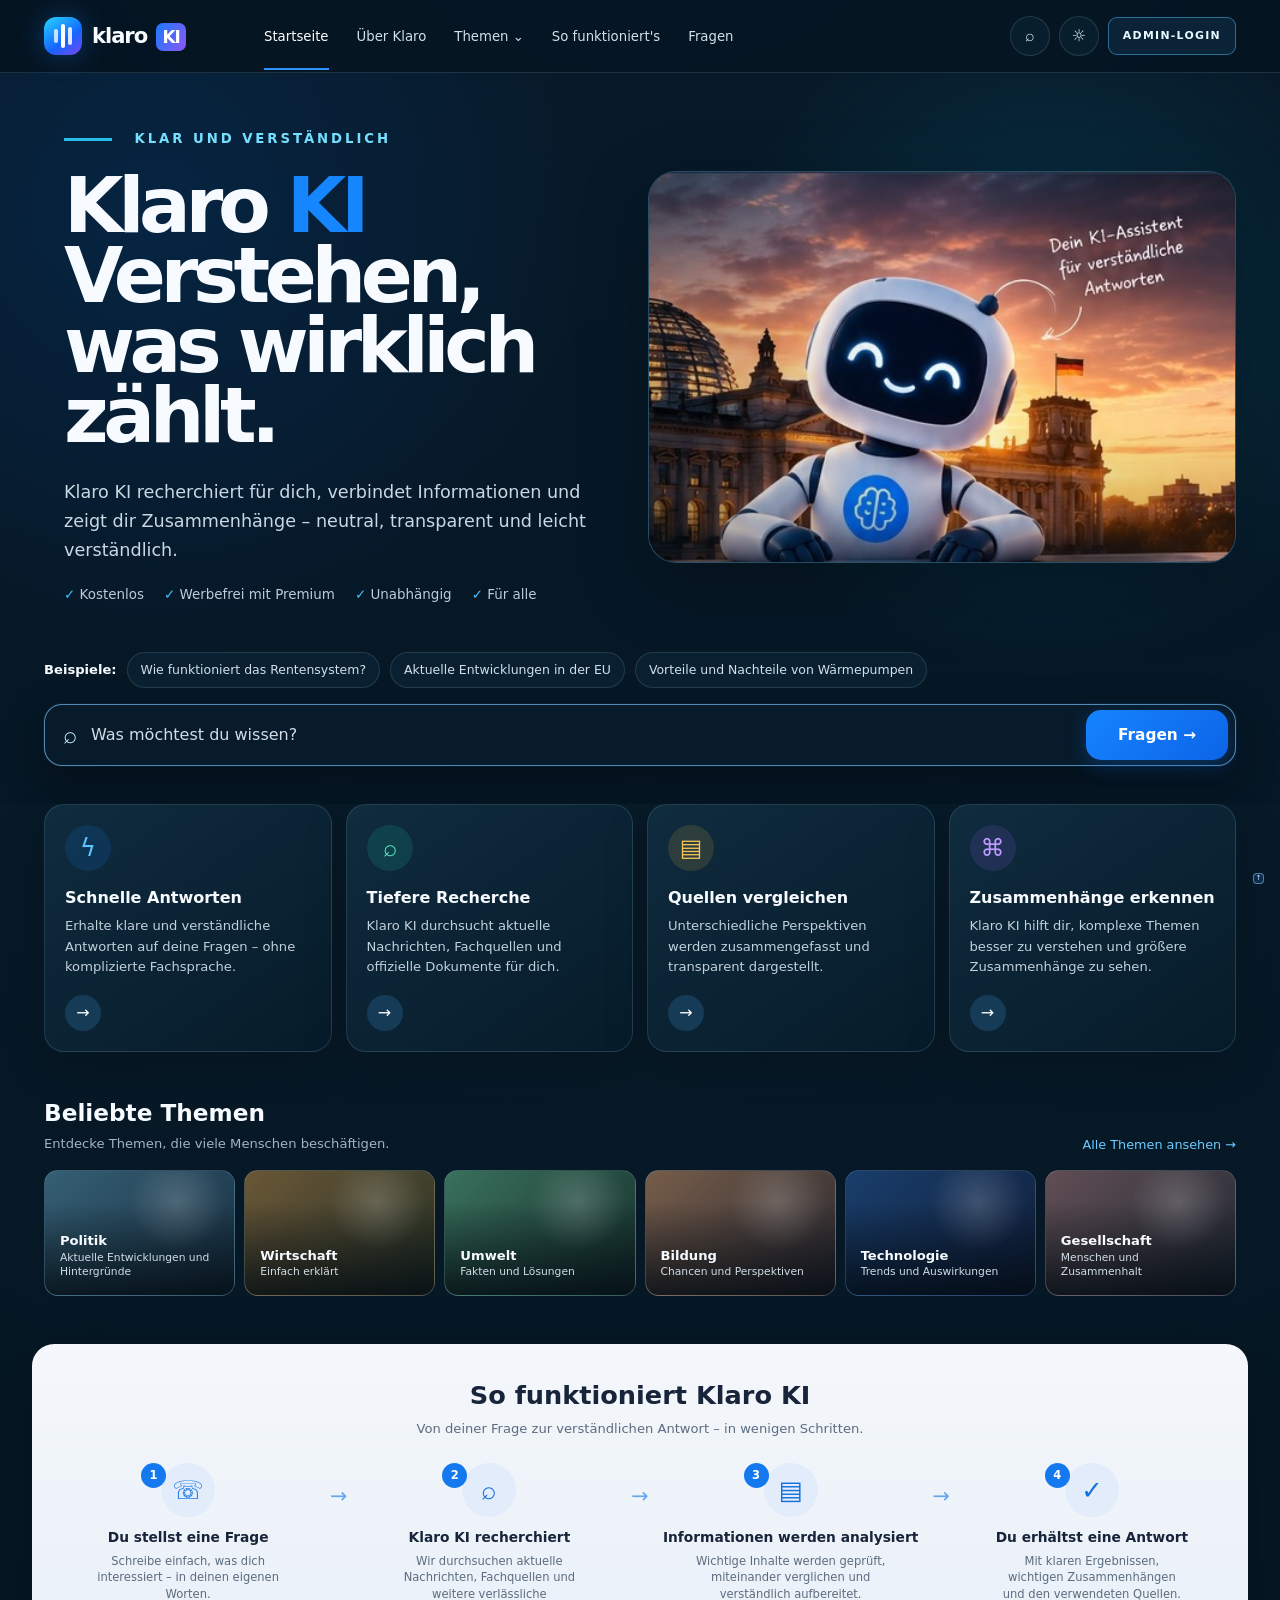
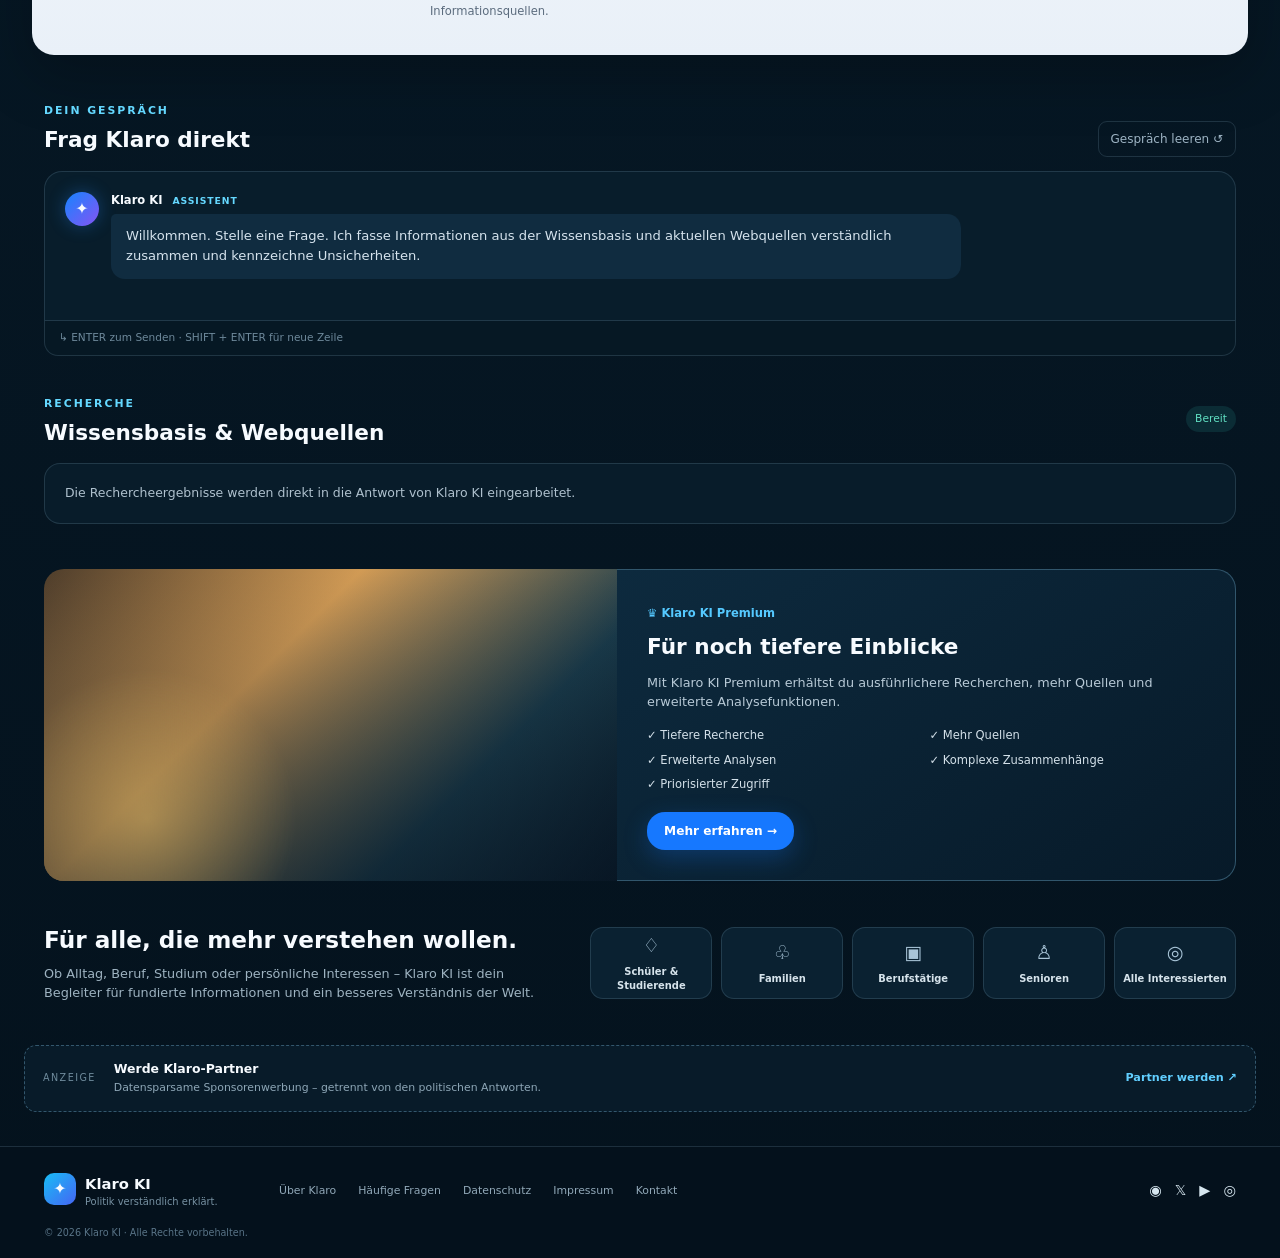
<file: index.html>
<!doctype html>
<html lang="de">
<head>
<meta name="description" content="Klaro KI ist eine deutschsprachige KI-Plattform für verständliche Antworten, Recherche, Quellenvergleich und politische Einordnung.">
<meta name="twitter:card" content="summary_large_image">
<meta name="twitter:title" content="Klaro KI – Antworten, die Zusammenhänge verstehen">
<meta name="twitter:description" content="Klaro KI hilft dir, Informationen zu recherchieren, Quellen zu vergleichen und komplexe Themen verständlich zu erklären.">
<meta name="twitter:image" content="https://klaroki3.vercel.app/meta/klaro-ki-x-card.png">
<meta charset="utf-8">
<meta name="viewport" content="width=device-width, initial-scale=1">
<meta name="theme-color" content="#071827">
<title>Klaro KI – Antworten, die Zusammenhänge verstehen</title>
<link rel="stylesheet" href="style.css">
<!-- InMobi Choice. Consent Manager Tag v3.0 (for TCF 2.3) -->
<script type="text/javascript" async=true>
(function() {
  var host = "www.themoneytizer.de";
  var element = document.createElement('script');
  var firstScript = document.getElementsByTagName('script')[0];
  var url = 'https://cmp.inmobi.com'
    .concat('/choice/', '6Fv0cGNfc_bw8', '/', host, '/choice.js?tag_version=V3');
  var reg = /^(https?:)?\/\/[a-zA-Z0-9.-]+(\/.*)?$/;
  if (!reg.test(url)) throw new Error('Invalid URL');
  element.async = true;
  element.type = 'text/javascript';
  element.src = url;
  firstScript.parentNode.insertBefore(element, firstScript);

  function stub() {
    var TCF_LOCATOR_NAME = '__tcfapiLocator';
    var queue = [];
    function addFrame() {
      var doc = window.document;
      var iframe = doc.createElement('iframe');
      iframe.style.cssText = 'display:none';
      iframe.name = TCF_LOCATOR_NAME;
      doc.body.appendChild(iframe);
    }
    function tcfAPIHandler() {
      var args = arguments;
      if (!args.length) return queue;
      if (args[0] === 'setGdprApplies') {
        queue.push(args);
      } else if (args[0] === 'ping') {
        var retr = { gdprApplies: window.__tcfapi.gdprApplies, cmpLoaded: false, cmpStatus: 'stub', apiVersion: '2.2', tcfPolicyVersion: 4 };
        if (typeof args[2] === 'function') args[2](retr, true);
      } else queue.push(args);
    }
    function postMessageEventHandler(event) {
      var json = typeof event.data === 'string' ? JSON.parse(event.data) : event.data;
      if (json && json.__tcfapiCall) {
        window.__tcfapi(json.__tcfapiCall.command, json.__tcfapiCall.version, function(retValue, success) {
          var returnMsg = { __tcfapiReturn: { returnValue: retValue, success: success, callId: json.__tcfapiCall.callId } };
          event.source.postMessage(typeof event.data === 'string' ? JSON.stringify(returnMsg) : returnMsg, '*');
        }, json.__tcfapiCall.parameter);
      }
    }
    window.__tcfapi = tcfAPIHandler;
    window.__tcfapi.gdprApplies = null;
    if (!window.frames[TCF_LOCATOR_NAME]) addFrame();
    window.addEventListener('message', postMessageEventHandler, false);
  }
  stub();

  function uspStubFunction() {
    var arg = arguments;
    if (typeof window.__uspapi === 'function') window.__uspapi.apply(window, arg);
    else window.__uspapi = function() { (window.__uspapi.a = window.__uspapi.a || []).push(arguments); };
  }
  uspStubFunction();
  var __tcfapi = window.__tcfapi;
  window.__tcfapi('init', 2, function() {}, { tag_version: 'V3' });
})();
</script>
<!-- End InMobi Choice. Consent Manager Tag v3.0 (for TCF 2.3) -->

<style></style>

<style id="klaro-page-entrance">
#klaroPageContent {
  animation: klaroPageEntrance 900ms cubic-bezier(.16, 1, .3, 1) both;
  transform-origin: 50% 50%;
  will-change: transform, filter;
}
@keyframes klaroPageEntrance {
  0% {
    opacity: .86;
    filter: blur(12px);
    transform: scale(1.075);
  }
  55% {
    opacity: 1;
    filter: blur(3px);
    transform: scale(1.025);
  }
  100% {
    opacity: 1;
    filter: blur(0);
    transform: scale(1);
  }
}
@media (prefers-reduced-motion: reduce) {
  #klaroPageContent {
    animation: none;
    filter: none;
    transform: none;
  }
}
</style>

</head>
<body>
  <div id="klaroPageContent">
  <header class="site-header">
    <div class="header-inner">
      <a class="brand" href="index.html" aria-label="Klaro KI – Startseite">
        <span class="brand-mark" aria-hidden="true"><span></span><span></span><span></span></span>
        <span class="brand-name">klaro <b>KI</b></span>
      </a>
      <nav class="main-nav" aria-label="Hauptnavigation">
        <a class="active" href="#start">Startseite</a>
        <a href="#ueber-klaro">Über Klaro</a>
        <a href="#themen">Themen <span aria-hidden="true">⌄</span></a>
        <a href="#so-funktionierts">So funktioniert's</a>
        <a href="#fragen">Fragen</a>
      </nav>
      <div class="header-actions">
        <button class="icon-button" type="button" aria-label="Suche" title="Suche">⌕</button>
        <button class="icon-button" type="button" aria-label="Darstellung wechseln" title="Darstellung">☼</button>
        <a class="admin-login-button" href="admin.html" aria-label="Admin-Bereich öffnen">ADMIN-LOGIN</a>
      </div>
    </div>
  </header>

  <main id="start">
    <section class="hero">
      <div class="hero-inner">
        <div class="hero-copy">
          <p class="hero-kicker"><span></span> KLAR UND VERSTÄNDLICH</p>
          <h1>Klaro <em>KI</em><br><strong>Verstehen,<br>was wirklich zählt.</strong></h1>
          <p class="hero-lead">Klaro KI recherchiert für dich, verbindet Informationen und zeigt dir Zusammenhänge – neutral, transparent und leicht verständlich.</p>
          <div class="hero-points" aria-label="Vorteile">
            <span>✓ Kostenlos</span><span>✓ Werbefrei mit Premium</span><span>✓ Unabhängig</span><span>✓ Für alle</span>
          </div>
        </div>
        <div class="hero-visual" aria-label="Klaro KI Assistent">
          <img src="media/hero-klaro-berlin-abend.jpg" alt="Klaro KI Assistent vor einer Abendkulisse in Berlin">
        </div>
      </div>

      <div class="question-wrap" id="fragen">
        <div class="examples">
          <strong>Beispiele:</strong>
          <button type="button" data-prompt="Wie funktioniert das Rentensystem?">Wie funktioniert das Rentensystem?</button>
          <button type="button" data-prompt="Welche aktuellen Entwicklungen gibt es in der EU?">Aktuelle Entwicklungen in der EU</button>
          <button type="button" data-prompt="Welche Vorteile und Nachteile haben Wärmepumpen?">Vorteile und Nachteile von Wärmepumpen</button>
        </div>
        <form id="chatForm" class="question-box">
          <span class="question-icon" aria-hidden="true">⌕</span>
          <textarea id="chatInput" rows="1" placeholder="Was möchtest du wissen?" aria-label="Frage an Klaro KI" required></textarea>
          <button type="submit">Fragen <span aria-hidden="true">→</span></button>
        </form>
      </div>
    </section>

    <section class="feature-section" id="ueber-klaro" aria-label="Klaro KI Funktionen">
      <article class="feature-card feature-blue"><div class="feature-icon">ϟ</div><h2>Schnelle Antworten</h2><p>Erhalte klare und verständliche Antworten auf deine Fragen – ohne komplizierte Fachsprache.</p><span class="round-arrow">→</span></article>
      <article class="feature-card feature-green"><div class="feature-icon">⌕</div><h2>Tiefere Recherche</h2><p>Klaro KI durchsucht aktuelle Nachrichten, Fachquellen und offizielle Dokumente für dich.</p><span class="round-arrow">→</span></article>
      <article class="feature-card feature-gold"><div class="feature-icon">▤</div><h2>Quellen vergleichen</h2><p>Unterschiedliche Perspektiven werden zusammengefasst und transparent dargestellt.</p><span class="round-arrow">→</span></article>
      <article class="feature-card feature-violet"><div class="feature-icon">⌘</div><h2>Zusammenhänge erkennen</h2><p>Klaro KI hilft dir, komplexe Themen besser zu verstehen und größere Zusammenhänge zu sehen.</p><span class="round-arrow">→</span></article>
    </section>

    <section class="topics-section" id="themen">
      <div class="section-heading"><div><h2>Beliebte Themen</h2><p>Entdecke Themen, die viele Menschen beschäftigen.</p></div><a href="#fragen">Alle Themen ansehen →</a></div>
      <div class="topic-grid">
        <a class="topic-card topic-politik" href="#fragen" data-prompt="Erkläre mir die aktuellen politischen Entwicklungen in Deutschland."><span>Politik</span><small>Aktuelle Entwicklungen und Hintergründe</small></a>
        <a class="topic-card topic-wirtschaft" href="#fragen" data-prompt="Erkläre mir eine aktuelle wirtschaftliche Entwicklung verständlich."><span>Wirtschaft</span><small>Einfach erklärt</small></a>
        <a class="topic-card topic-umwelt" href="#fragen" data-prompt="Welche wichtigen Entwicklungen gibt es beim Klimaschutz?"><span>Umwelt</span><small>Fakten und Lösungen</small></a>
        <a class="topic-card topic-bildung" href="#fragen" data-prompt="Welche aktuellen Themen sind für Bildung und Studium wichtig?"><span>Bildung</span><small>Chancen und Perspektiven</small></a>
        <a class="topic-card topic-tech" href="#fragen" data-prompt="Welche aktuellen Technologietrends sind relevant?"><span>Technologie</span><small>Trends und Auswirkungen</small></a>
        <a class="topic-card topic-gesellschaft" href="#fragen" data-prompt="Welche gesellschaftlichen Entwicklungen sind aktuell wichtig?"><span>Gesellschaft</span><small>Menschen und Zusammenhalt</small></a>
      </div>
    </section>

    <section class="how-section" id="so-funktionierts">
      <div class="how-heading"><h2>So funktioniert Klaro KI</h2><p>Von deiner Frage zur verständlichen Antwort – in wenigen Schritten.</p></div>
      <div class="steps">
        <div class="step"><b>1</b><div class="step-icon">☏</div><h3>Du stellst eine Frage</h3><p>Schreibe einfach, was dich interessiert – in deinen eigenen Worten.</p></div>
        <div class="step-arrow">→</div>
        <div class="step"><b>2</b><div class="step-icon">⌕</div><h3>Klaro KI recherchiert</h3><p>Wir durchsuchen aktuelle Nachrichten, Fachquellen und weitere verlässliche Informationsquellen.</p></div>
        <div class="step-arrow">→</div>
        <div class="step"><b>3</b><div class="step-icon">▤</div><h3>Informationen werden analysiert</h3><p>Wichtige Inhalte werden geprüft, miteinander verglichen und verständlich aufbereitet.</p></div>
        <div class="step-arrow">→</div>
        <div class="step"><b>4</b><div class="step-icon">✓</div><h3>Du erhältst eine Antwort</h3><p>Mit klaren Ergebnissen, wichtigen Zusammenhängen und den verwendeten Quellen.</p></div>
      </div>
    </section>

    <section class="workspace-section" aria-label="Klaro KI Gespräch">
      <div class="workspace-head"><div><span class="eyebrow">DEIN GESPRÄCH</span><h2>Frag Klaro direkt</h2></div><button id="clearChat" class="clear-button" type="button">Gespräch leeren ↺</button></div>
      <div id="chatMessages" class="chat-messages" aria-live="polite">
        <div class="message assistant"><div class="message-avatar">✦</div><div><div class="message-name">Klaro KI <span>ASSISTENT</span></div><div class="message-bubble">Willkommen. Stelle eine Frage. Ich fasse Informationen aus der Wissensbasis und aktuellen Webquellen verständlich zusammen und kennzeichne Unsicherheiten.</div></div></div>
      </div>
      <div class="workspace-hint">↳ ENTER zum Senden · SHIFT + ENTER für neue Zeile</div>
    </section>

    <section class="research-panel" aria-labelledby="research-title">
      <div class="research-head"><div><span class="eyebrow">RECHERCHE</span><h2 id="research-title">Wissensbasis &amp; Webquellen</h2></div><span id="researchStatus" class="research-status">Bereit</span></div>
      <div id="researchResults" class="research-results"><div class="research-empty">Die Rechercheergebnisse werden direkt in die Antwort von Klaro KI eingearbeitet.</div></div>
    </section>

    <section class="premium-section" id="premium">
      <div class="premium-image"></div>
      <div class="premium-card">
        <span class="premium-label">♛ Klaro KI Premium</span>
        <h2>Für noch tiefere Einblicke</h2>
        <p>Mit Klaro KI Premium erhältst du ausführlichere Recherchen, mehr Quellen und erweiterte Analysefunktionen.</p>
        <div class="premium-list"><span>✓ Tiefere Recherche</span><span>✓ Mehr Quellen</span><span>✓ Erweiterte Analysen</span><span>✓ Komplexe Zusammenhänge</span><span>✓ Priorisierter Zugriff</span></div>
        <button type="button" class="premium-cta" id="premiumLearnMore">Mehr erfahren →</button>
      </div>
    </section>

    <section class="audience-section">
      <div><h2>Für alle, die mehr verstehen wollen.</h2><p>Ob Alltag, Beruf, Studium oder persönliche Interessen – Klaro KI ist dein Begleiter für fundierte Informationen und ein besseres Verständnis der Welt.</p></div>
      <div class="audience-grid"><span>♢<b>Schüler &amp;<br>Studierende</b></span><span>♧<b>Familien</b></span><span>▣<b>Berufstätige</b></span><span>♙<b>Senioren</b></span><span>◎<b>Alle Interessierten</b></span></div>
    </section>

    <section class="klaro-ad-slot" aria-label="Sponsoring"><div class="ad-label">ANZEIGE</div><div class="ad-copy"><strong>Werde Klaro-Partner</strong><span>Datensparsame Sponsorenwerbung – getrennt von den politischen Antworten.</span></div><a class="ad-link" href="mailto:partner@klaro-ki.de?subject=Klaro%20KI%20Sponsoring">Partner werden ↗</a></section>
  </main>

  <footer class="site-footer">
    <div class="footer-inner">
      <div class="footer-brand"><span class="footer-mark">✦</span><strong>Klaro KI</strong><small>Politik verständlich erklärt.</small></div>
      <nav aria-label="Footer Navigation"><a href="#ueber-klaro">Über Klaro</a><a href="#fragen">Häufige Fragen</a><button type="button" class="footer-link-button" id="privacyButton">Datenschutz</button><a href="impressum.html">Impressum</a><a href="mailto:partner@klaroki.de?subject=Kontakt%20Klaro%20KI">Kontakt</a></nav>
      <div class="social-links" aria-label="Social Media"><span>◉</span><span>𝕏</span><span>▶</span><span>◎</span></div>
    </div>
    <div class="copyright">© 2026 Klaro KI · Alle Rechte vorbehalten.</div>
  </footer>

  </div>

  <div class="premium-modal" id="premiumModal" aria-hidden="true">
    <div class="premium-modal-backdrop" data-premium-close></div>
    <section class="premium-modal-card" role="dialog" aria-modal="true" aria-labelledby="premiumModalTitle">
      <button type="button" class="premium-modal-close" id="premiumModalClose" aria-label="Fenster schließen">×</button>
      <span class="premium-label">♛ Klaro KI Premium</span>
      <h2 id="premiumModalTitle">Für noch tiefere Einblicke.</h2>
      <p class="premium-modal-intro">Mit Klaro KI Premium erhältst du mehr Tiefe bei Recherche, Quellenvergleich und Analyse.</p>
      <div class="premium-modal-benefits">
        <div><span>✓</span><strong>Tiefere Recherche</strong><small>Ausführlichere Recherchen zu deinen Fragen.</small></div>
        <div><span>✓</span><strong>Mehr Quellen</strong><small>Zusätzliche relevante Informationsquellen.</small></div>
        <div><span>✓</span><strong>Erweiterte Analysen</strong><small>Mehr Einordnung und detailliertere Auswertung.</small></div>
        <div><span>✓</span><strong>Komplexe Zusammenhänge</strong><small>Größere Themen verständlich miteinander verbinden.</small></div>
        <div><span>✓</span><strong>Priorisierter Zugriff</strong><small>Premium-Zugriff auf die erweiterten Funktionen.</small></div>
      </div>
      <div class="premium-modal-price"><strong>1,49 €</strong><span>pro Monat</span></div>
      <button type="button" class="premium-subscribe-button" id="premiumSubscribe">Kostenpflichtig Abonnieren</button>
      <button type="button" class="premium-decline-button" id="premiumDecline">Nein Danke</button>
      <p class="premium-modal-note" id="premiumCheckoutStatus" aria-live="polite"></p>
    </section>
  </div>

  <button type="button" id="klaroTopButton" aria-label="Zum Seitenanfang">↑</button>
  <script src="app.js"></script>
  <script>
    document.getElementById('klaroTopButton').addEventListener('click', () => window.scrollTo({top:0, behavior:'smooth'}));
    const premiumModal = document.getElementById('premiumModal');
    const premiumLearnMore = document.getElementById('premiumLearnMore');
    const premiumModalClose = document.getElementById('premiumModalClose');
    const premiumDecline = document.getElementById('premiumDecline');
    const premiumSubscribe = document.getElementById('premiumSubscribe');
    const premiumCheckoutStatus = document.getElementById('premiumCheckoutStatus');

    function openPremiumModal(){
      premiumCheckoutStatus.textContent = '';
      premiumModal.classList.add('is-open');
      premiumModal.setAttribute('aria-hidden','false');
      document.body.classList.add('modal-open');
      premiumModalClose.focus();
    }
    function closePremiumModal(){
      premiumModal.classList.remove('is-open');
      premiumModal.setAttribute('aria-hidden','true');
      document.body.classList.remove('modal-open');
    }
    premiumLearnMore.addEventListener('click', openPremiumModal);
    premiumModalClose.addEventListener('click', closePremiumModal);
    premiumDecline.addEventListener('click', closePremiumModal);
    premiumModal.addEventListener('click', (event) => {
      if (event.target.matches('[data-premium-close]')) closePremiumModal();
    });
    document.addEventListener('keydown', (event) => {
      if (event.key === 'Escape' && premiumModal.classList.contains('is-open')) closePremiumModal();
    });

    premiumSubscribe.addEventListener('click', async () => {
      premiumSubscribe.disabled = true;
      premiumCheckoutStatus.textContent = 'Stripe wird geöffnet …';
      try {
        const response = await fetch('/api/create-checkout-session', {
          method: 'POST',
          headers: {'Content-Type':'application/json'},
          body: JSON.stringify({})
        });
        const data = await response.json().catch(() => ({}));
        if (!response.ok || !data.url) throw new Error(data.error || 'Stripe-Checkout konnte nicht gestartet werden.');
        window.location.href = data.url;
      } catch (error) {
        premiumCheckoutStatus.textContent = error.message || 'Der Stripe-Checkout konnte nicht gestartet werden.';
        premiumSubscribe.disabled = false;
      }
    });
    document.querySelectorAll('.topic-card[data-prompt]').forEach(card => card.addEventListener('click', () => {
      const input = document.getElementById('chatInput');
      if (input) { input.value = card.dataset.prompt; input.focus(); }
    }));
  </script>
</body>
</html>
</file>
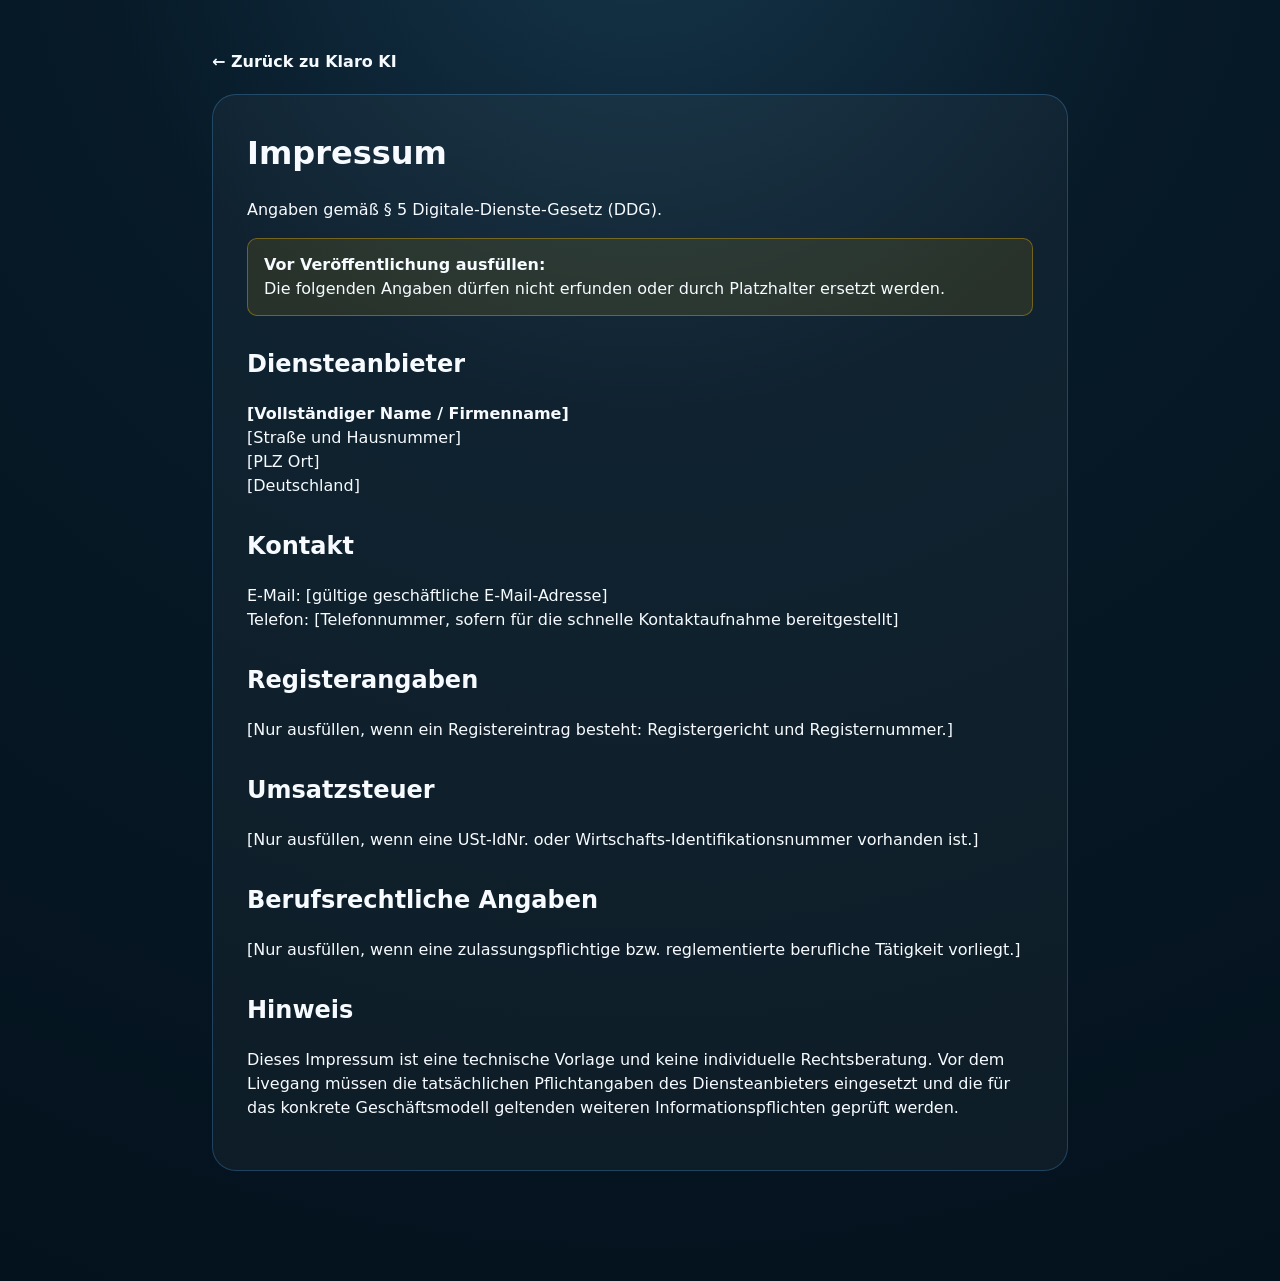
<file: impressum.html>
<!doctype html>
<html lang="de">
<head>
<meta charset="utf-8">
<meta name="viewport" content="width=device-width,initial-scale=1">
<title>Impressum – Klaro KI</title>
<link rel="stylesheet" href="style.css">
<style>
body{min-height:100vh}
.impressum-wrap{max-width:900px;margin:50px auto;padding:0 22px 60px}
.impressum-card{padding:34px;border-radius:24px;background:rgba(255,255,255,.04);border:1px solid rgba(80,180,255,.25)}
.impressum-card h1{margin-top:0}
.impressum-card h2{margin-top:30px}
.placeholder{padding:14px 16px;border-radius:10px;background:rgba(255,193,7,.10);border:1px solid rgba(255,193,7,.35)}
.back{display:inline-block;margin-bottom:20px;text-decoration:none;font-weight:800}
</style>
</head>
<body>
<main class="impressum-wrap">
<a class="back" href="index.html">← Zurück zu Klaro KI</a>
<div class="impressum-card">
<h1>Impressum</h1>
<p>Angaben gemäß § 5 Digitale-Dienste-Gesetz (DDG).</p>

<div class="placeholder">
<strong>Vor Veröffentlichung ausfüllen:</strong><br>
Die folgenden Angaben dürfen nicht erfunden oder durch Platzhalter ersetzt werden.
</div>

<h2>Diensteanbieter</h2>
<p>
<strong>[Vollständiger Name / Firmenname]</strong><br>
[Straße und Hausnummer]<br>
[PLZ Ort]<br>
[Deutschland]
</p>

<h2>Kontakt</h2>
<p>
E-Mail: [gültige geschäftliche E-Mail-Adresse]<br>
Telefon: [Telefonnummer, sofern für die schnelle Kontaktaufnahme bereitgestellt]
</p>

<h2>Registerangaben</h2>
<p>[Nur ausfüllen, wenn ein Registereintrag besteht: Registergericht und Registernummer.]</p>

<h2>Umsatzsteuer</h2>
<p>[Nur ausfüllen, wenn eine USt-IdNr. oder Wirtschafts-Identifikationsnummer vorhanden ist.]</p>

<h2>Berufsrechtliche Angaben</h2>
<p>[Nur ausfüllen, wenn eine zulassungspflichtige bzw. reglementierte berufliche Tätigkeit vorliegt.]</p>

<h2>Hinweis</h2>
<p>Dieses Impressum ist eine technische Vorlage und keine individuelle Rechtsberatung. Vor dem Livegang müssen die tatsächlichen Pflichtangaben des Diensteanbieters eingesetzt und die für das konkrete Geschäftsmodell geltenden weiteren Informationspflichten geprüft werden.</p>
</div>
</main>
</body>
</html>
</file>
<file: style.css>
:root{
  --bg:#061522;--bg2:#091e2d;--card:#0b2233;--card2:#102b3f;--text:#f7fbff;--muted:#b6c8d7;
  --blue:#1678ff;--cyan:#34d9e7;--green:#39d6ad;--gold:#f1b63d;--violet:#9a6cff;--line:rgba(161,203,230,.16);
  --max:1240px;--shadow:0 22px 70px rgba(0,0,0,.28);font-family:Inter,ui-sans-serif,system-ui,-apple-system,BlinkMacSystemFont,"Segoe UI",sans-serif;
}
*{box-sizing:border-box}html{scroll-behavior:smooth}body{margin:0;background:radial-gradient(circle at 50% -10%,#16364b 0,#071a28 35%,#04121d 100%);color:var(--text);font-family:var(--font,Inter,system-ui,sans-serif);line-height:1.5}a{text-decoration:none;color:inherit}button,textarea{font:inherit}button{cursor:pointer}button:focus-visible,a:focus-visible,textarea:focus-visible{outline:2px solid #68e5ff;outline-offset:3px}
.site-header{position:sticky;top:0;z-index:100;background:rgba(5,19,31,.88);backdrop-filter:blur(18px);border-bottom:1px solid var(--line)}.header-inner{max-width:var(--max);margin:auto;min-height:72px;padding:0 24px;display:flex;align-items:center;gap:30px}.brand{display:flex;align-items:center;gap:10px;min-width:190px}.brand-mark{width:38px;height:38px;border-radius:12px;display:flex;align-items:center;justify-content:center;gap:3px;background:linear-gradient(145deg,#25d8ff,#1564ff 60%,#7c46ef);box-shadow:0 0 28px #147dff55}.brand-mark span{width:4px;background:white;border-radius:99px}.brand-mark span:nth-child(1){height:14px;opacity:.75}.brand-mark span:nth-child(2){height:24px}.brand-mark span:nth-child(3){height:18px;opacity:.85}.brand-name{font-size:1.32rem;font-weight:850;letter-spacing:-.05em}.brand-name b{font-size:.8em;margin-left:3px;padding:4px 6px;border-radius:7px;background:linear-gradient(120deg,#1b79ff,#8b58f4);color:white}
.main-nav{display:flex;align-items:center;gap:28px;flex:1}.main-nav a{font-size:.83rem;color:#d2e0eb;padding:25px 0 21px;border-bottom:2px solid transparent;white-space:nowrap}.main-nav a:hover,.main-nav a.active{color:#fff;border-color:#2c92ff}.header-actions{display:flex;align-items:center;gap:9px}.icon-button{width:40px;height:40px;border-radius:50%;border:1px solid var(--line);background:#091e2d;color:#dbeaf4}.premium-button{padding:10px 18px;border-radius:22px;background:linear-gradient(135deg,#1786ff,#1761db);box-shadow:0 8px 28px #0d70ff55;font-size:.83rem;font-weight:750;white-space:nowrap}.admin-login-button{padding:10px 14px;border-radius:9px;border:1px solid rgba(80,186,255,.5);background:rgba(12,38,58,.9);color:#eaf8ff;font-size:.68rem;font-weight:800;letter-spacing:.12em;white-space:nowrap}.admin-login-button:hover{background:#123b58;border-color:#57c9ff}
.hero{position:relative;overflow:hidden;background:linear-gradient(180deg,#071a29,#061725)}.hero:before{content:"";position:absolute;inset:0;background:radial-gradient(circle at 82% 36%,rgba(0,207,255,.15),transparent 30%),radial-gradient(circle at 12% 20%,rgba(0,115,255,.12),transparent 35%);pointer-events:none}.hero-inner{max-width:var(--max);min-height:470px;margin:auto;padding:56px 24px 34px;display:grid;grid-template-columns:1fr 1.02fr;align-items:center;gap:28px}.hero-copy{position:relative;z-index:2;padding-left:20px}.hero-kicker{margin:0 0 22px;color:#76dfff;font-size:.83rem;font-weight:800;letter-spacing:.22em}.hero-kicker span{display:inline-block;width:48px;height:3px;margin-right:15px;vertical-align:middle;background:#26bde8}.hero h1{margin:0;font-size:clamp(3.1rem,6vw,5.7rem);line-height:.91;letter-spacing:-.07em}.hero h1 em{font-style:normal;color:#1686ff}.hero h1 strong{font-weight:850}.hero-lead{max-width:620px;margin:28px 0 20px;font-size:1.1rem;color:#c8d8e4;line-height:1.65}.hero-points{display:flex;flex-wrap:wrap;gap:12px 20px;color:#b9ccd9;font-size:.84rem}.hero-points span:first-letter{color:#45bfff}.hero-visual{position:relative;min-height:390px;border-radius:28px;overflow:hidden;box-shadow:var(--shadow);border:1px solid rgba(125,210,255,.22);background:#10293a}.hero-visual:after{content:"";position:absolute;inset:0;background:linear-gradient(90deg,rgba(6,21,32,.2),transparent 45%),linear-gradient(0deg,rgba(4,16,25,.2),transparent 35%)}.hero-visual img{width:100%;height:100%;min-height:390px;display:block;object-fit:cover;object-position:center}.question-wrap{max-width:var(--max);margin:-2px auto 0;padding:0 24px 38px;position:relative;z-index:5}.question-box{height:62px;border:1px solid rgba(120,200,255,.65);border-radius:18px;background:rgba(9,28,43,.94);box-shadow:0 14px 42px rgba(0,0,0,.3),0 0 0 1px rgba(50,150,255,.08);display:flex;align-items:center;padding:6px 7px 6px 18px}.question-icon{font-size:1.5rem;color:#bde7ff}.question-box textarea{resize:none;flex:1;border:0;outline:0;background:transparent;color:white;padding:0 14px;font-size:1rem;min-height:38px;line-height:38px}.question-box textarea::placeholder{color:#d1dde7}.question-box button{height:50px;padding:0 32px;border:0;border-radius:15px;background:linear-gradient(135deg,#1684ff,#0c64e7);color:#fff;font-weight:800;font-size:.96rem;box-shadow:0 6px 20px #0b72ff44}.examples{display:flex;align-items:center;gap:10px;flex-wrap:wrap;margin-top:14px}.examples strong{font-size:.82rem}.examples button{border:1px solid var(--line);background:#0a2030;color:#d1dfeb;padding:8px 13px;border-radius:18px;font-size:.78rem}.examples button:hover{border-color:#2b83c4;background:#0d2b40}
.feature-section{max-width:var(--max);margin:0 auto;padding:0 24px 44px;display:grid;grid-template-columns:repeat(4,1fr);gap:14px}.feature-card{position:relative;min-height:214px;padding:20px;border-radius:20px;border:1px solid var(--line);background:linear-gradient(145deg,rgba(16,45,64,.94),rgba(7,28,42,.94));box-shadow:0 15px 45px rgba(0,0,0,.18);display:flex;flex-direction:column}.feature-card p{flex:1}.feature-icon{width:46px;height:46px;display:grid;place-items:center;border-radius:50%;font-size:1.5rem;margin-bottom:15px}.feature-blue .feature-icon{background:#167dff22;color:#5fc4ff}.feature-green .feature-icon{background:#20d7aa22;color:#58e7c5}.feature-gold .feature-icon{background:#f2b83b22;color:#f3c45d}.feature-violet .feature-icon{background:#9c65ff22;color:#bd9aff}.feature-card h2{margin:0 0 6px;font-size:1rem}.feature-card p{margin:0;color:#c1d1dc;font-size:.82rem;line-height:1.55}.round-arrow{position:static;flex:0 0 36px;width:36px;height:36px;margin-top:18px;display:grid;place-items:center;align-self:flex-start;border-radius:50%;background:#163b57;color:#fff;line-height:1;z-index:1}.feature-card:hover{transform:translateY(-3px);border-color:#2c6689;transition:.2s ease}
.topics-section,.workspace-section,.research-panel,.audience-section,.klaro-ad-slot{max-width:var(--max);margin:0 auto}.topics-section{padding:0 24px 48px}.section-heading{display:flex;justify-content:space-between;align-items:end;margin-bottom:16px}.section-heading h2{margin:0;font-size:1.45rem}.section-heading p{margin:3px 0 0;color:#9fb4c4;font-size:.82rem}.section-heading a{color:#6dcaff;font-size:.8rem}.topic-grid{display:grid;grid-template-columns:repeat(6,1fr);gap:9px}.topic-card{min-height:126px;padding:15px;display:flex;flex-direction:column;justify-content:end;border-radius:14px;overflow:hidden;position:relative;background:linear-gradient(145deg,#214e65,#0a2333);border:1px solid var(--line)}.topic-card:before{content:"";position:absolute;inset:0;background:radial-gradient(circle at 70% 25%,rgba(255,255,255,.18),transparent 30%),linear-gradient(180deg,transparent 25%,rgba(2,10,17,.78) 100%)}.topic-card span,.topic-card small{position:relative;z-index:1}.topic-card span{font-weight:800;font-size:.82rem}.topic-card small{color:#d1dee8;font-size:.67rem;line-height:1.35}.topic-politik{background:linear-gradient(135deg,#355f74,#182f41)}.topic-wirtschaft{background:linear-gradient(135deg,#6a5737,#253124)}.topic-umwelt{background:linear-gradient(135deg,#39705c,#152e2b)}.topic-bildung{background:linear-gradient(135deg,#765d4a,#2a2830)}.topic-tech{background:linear-gradient(135deg,#193e6b,#101d39)}.topic-gesellschaft{background:linear-gradient(135deg,#614e54,#202833)}
.how-section{max-width:calc(var(--max) - 24px);margin:0 auto 42px;padding:32px 28px 36px;border-radius:22px;background:linear-gradient(180deg,#f4f7fb,#e9f0f8);color:#17243a;box-shadow:0 18px 60px rgba(0,0,0,.25)}.how-heading{text-align:center}.how-heading h2{margin:0;font-size:1.6rem}.how-heading p{margin:5px 0 24px;color:#5d6c80;font-size:.82rem}.steps{display:grid;grid-template-columns:1fr 35px 1fr 35px 1fr 35px 1fr;align-items:start;gap:5px}.step{text-align:center;position:relative}.step>b{position:absolute;left:calc(50% - 47px);top:0;width:25px;height:25px;display:grid;place-items:center;border-radius:50%;background:#1479ef;color:white;font-size:.72rem;z-index:2}.step-icon{width:54px;height:54px;margin:0 auto 10px;border-radius:50%;display:grid;place-items:center;background:#e2ecfb;color:#1171df;font-size:1.6rem}.step h3{margin:0 0 5px;font-size:.86rem}.step p{margin:0 auto;color:#5c6c7e;font-size:.72rem;line-height:1.45;max-width:190px}.step-arrow{text-align:center;color:#65a7ec;font-size:1.3rem;padding-top:18px}
.workspace-section{padding:0 24px 34px}.workspace-head,.research-head{display:flex;justify-content:space-between;align-items:end;gap:20px;margin-bottom:14px}.eyebrow{color:#64d8ff;font-size:.68rem;font-weight:800;letter-spacing:.18em}.workspace-head h2,.research-head h2{margin:3px 0 0;font-size:1.35rem}.clear-button{background:transparent;border:1px solid var(--line);color:#9eb4c4;border-radius:9px;padding:8px 12px;font-size:.75rem}.chat-messages{min-height:150px;max-height:470px;overflow:auto;padding:20px;border:1px solid var(--line);border-radius:18px 18px 0 0;background:#081d2b}.message{display:flex;gap:12px;align-items:flex-start;margin-bottom:14px}.message-avatar{width:34px;height:34px;flex:0 0 34px;border-radius:50%;display:grid;place-items:center;background:linear-gradient(135deg,#1684ff,#8554f3);box-shadow:0 0 18px #258dff55}.message-name{font-size:.72rem;font-weight:800;margin-bottom:5px}.message-name span{margin-left:6px;color:#65d8ff;font-size:.58rem;letter-spacing:.1em}.message-bubble{max-width:850px;padding:12px 15px;border-radius:5px 14px 14px 14px;background:#102c40;color:#d5e3ed;font-size:.82rem;line-height:1.55}.workspace-hint{padding:9px 14px;border:1px solid var(--line);border-top:0;border-radius:0 0 14px 14px;color:#6e899b;font-size:.66rem;background:#061824}.composer{display:flex;gap:8px;margin-top:-1px}.composer textarea{position:absolute;left:-9999px;width:1px;height:1px}.research-panel{padding:0 24px 45px}.research-head{align-items:center}.research-status{padding:5px 9px;border-radius:20px;background:#0b2c35;color:#61e0c3;font-size:.67rem}.research-results{border:1px solid var(--line);border-radius:16px;padding:20px;background:#081c2a;color:#afc1ce}.research-empty{font-size:.78rem}
.premium-section{max-width:var(--max);margin:0 auto 42px;padding:0 24px;display:grid;grid-template-columns:1fr 1.08fr;min-height:280px}.premium-image{border-radius:20px 0 0 20px;background:linear-gradient(135deg,#4e3d2b,#d29b55 36%,#1b3d4d 72%,#091827);position:relative;overflow:hidden}.premium-image:before{content:"";position:absolute;inset:0;background:radial-gradient(circle at 18% 80%,#ffcf6c66,transparent 28%),linear-gradient(180deg,transparent,#07152288)}.premium-card{border:1px solid #31566c;border-left:0;border-radius:0 20px 20px 0;background:linear-gradient(145deg,#0d2a3e,#071a29);padding:30px}.premium-label{color:#55c9ff;font-size:.72rem;font-weight:800}.premium-card h2{margin:7px 0 10px;font-size:1.35rem}.premium-card p{margin:0 0 16px;color:#b7c9d6;font-size:.8rem}.premium-list{display:grid;grid-template-columns:1fr 1fr;gap:7px;color:#d3e0e9;font-size:.72rem}.premium-list span: first-letter{color:#59c8ff}.premium-cta{display:inline-block;margin-top:19px;padding:10px 17px;border-radius:18px;background:#1678ff;color:#fff;font-weight:800;font-size:.76rem;box-shadow:0 8px 24px #1678ff44}
.audience-section{padding:0 24px 42px;display:grid;grid-template-columns:1fr 1.25fr;gap:30px;align-items:center}.audience-section h2{margin:0 0 6px;font-size:1.45rem}.audience-section p{margin:0;color:#9eb3c1;font-size:.8rem;max-width:570px}.audience-grid{display:grid;grid-template-columns:repeat(5,1fr);gap:9px}.audience-grid span{min-height:72px;display:flex;flex-direction:column;align-items:center;justify-content:center;text-align:center;gap:4px;border:1px solid var(--line);border-radius:13px;background:#0a2131;color:#a8c4d7;font-size:1.2rem}.audience-grid b{font-size:.62rem;color:#d6e3eb}.klaro-ad-slot{margin:0 24px 34px;padding:14px 18px;border:1px dashed #33576d;border-radius:12px;background:#081b29;display:flex;align-items:center;gap:18px}.ad-label{font-size:.6rem;letter-spacing:.15em;color:#6f8b9c}.ad-copy{display:flex;flex-direction:column;gap:2px;flex:1}.ad-copy strong{font-size:.78rem}.ad-copy span{font-size:.68rem;color:#8ea7b7}.ad-link{font-size:.7rem;color:#61cfff;font-weight:800}.site-footer{border-top:1px solid var(--line);background:#04111c}.footer-inner{max-width:var(--max);margin:auto;padding:26px 24px 16px;display:flex;align-items:center;gap:35px}.footer-brand{display:grid;grid-template-columns:32px auto;grid-template-rows:auto auto;column-gap:9px;min-width:200px}.footer-mark{grid-row:1/3;width:32px;height:32px;border-radius:10px;display:grid;place-items:center;background:linear-gradient(135deg,#18bdf5,#4565f4);font-size:1rem}.footer-brand strong{font-size:.92rem}.footer-brand small{color:#7892a3;font-size:.62rem}.footer-inner nav{display:flex;gap:22px;flex:1;flex-wrap:wrap}.footer-inner nav a,.footer-link-button{border:0;background:none;color:#91a8b8;font-size:.68rem;padding:0}.footer-inner nav a:hover,.footer-link-button:hover{color:#fff}.social-links{display:flex;gap:13px;color:#d6e6ef}.social-links span{font-size:.9rem}.copyright{max-width:var(--max);margin:auto;padding:0 24px 18px;color:#597487;font-size:.6rem}
#klaroTopButton{position:fixed;right:16px;bottom:16px;width:3mm;height:3mm;min-width:3mm;min-height:3mm;padding:0;border:1px solid rgba(160,210,255,.5);border-radius:4px;background:rgba(20,60,110,.55);color:#dcefff;font-size:7px;line-height:1;cursor:pointer;z-index:9999;display:flex;align-items:center;justify-content:center}
@media(max-width:1100px){.main-nav{gap:16px}.header-inner{gap:18px}.topic-grid{grid-template-columns:repeat(3,1fr)}.feature-section{grid-template-columns:repeat(2,1fr)}.hero-inner{grid-template-columns:1fr .9fr}.audience-section{grid-template-columns:1fr}.audience-grid{max-width:760px}}
@media(max-width:820px){.header-inner{min-height:64px;padding:0 15px}.brand{min-width:0}.brand-name{font-size:1.1rem}.main-nav{display:none}.header-actions{margin-left:auto}.premium-button span{display:none}.admin-login-button{padding:9px 10px;font-size:.6rem}.hero-inner{grid-template-columns:1fr;padding:40px 20px 25px}.hero-copy{padding-left:0}.hero h1{font-size:clamp(3rem,12vw,4.8rem)}.hero-visual{min-height:290px}.hero-visual img{min-height:290px}.question-wrap{padding:0 20px 30px}.steps{grid-template-columns:1fr 1fr;gap:22px}.step-arrow{display:none}.premium-section{grid-template-columns:1fr}.premium-image{min-height:180px;border-radius:20px 20px 0 0}.premium-card{border-left:1px solid #31566c;border-radius:0 0 20px 20px}.audience-grid{grid-template-columns:repeat(3,1fr)}.footer-inner{flex-wrap:wrap}.social-links{margin-left:auto}}
@media(max-width:560px){.header-actions .icon-button{display:none}.brand-mark{width:34px;height:34px}.hero-inner{padding:32px 15px 20px}.hero-kicker{font-size:.67rem;letter-spacing:.16em}.hero h1{font-size:3.1rem}.hero-lead{font-size:.95rem;margin-top:20px}.hero-points{font-size:.72rem}.hero-visual{min-height:240px;border-radius:18px}.hero-visual img{min-height:240px}.question-wrap{padding:0 15px 25px}.question-box{height:auto;min-height:58px;padding:6px}.question-icon{display:none}.question-box textarea{font-size:.88rem;padding:0 8px}.question-box button{padding:0 17px;height:46px;font-size:.82rem}.examples{gap:6px}.examples strong{width:100%}.examples button{font-size:.66rem;padding:7px 9px}.feature-section{grid-template-columns:1fr;padding:0 15px 34px}.feature-card{min-height:170px}.topics-section,.workspace-section,.research-panel,.audience-section{padding-left:15px;padding-right:15px}.topic-grid{grid-template-columns:repeat(2,1fr)}.topic-card{min-height:115px}.how-section{margin:0 15px 35px;padding:25px 16px}.steps{grid-template-columns:1fr}.step{padding-bottom:5px}.premium-section{padding:0 15px}.premium-list{grid-template-columns:1fr}.klaro-ad-slot{margin-left:15px;margin-right:15px;align-items:flex-start;flex-direction:column;gap:7px}.footer-inner{padding-left:15px;padding-right:15px;display:grid;grid-template-columns:1fr}.footer-inner nav{gap:13px}.social-links{margin:0}.copyright{padding-left:15px;padding-right:15px}.admin-login-button{display:inline-block}.section-heading{align-items:flex-start;gap:10px}.section-heading a{display:none}}
@media(prefers-reduced-motion:reduce){html{scroll-behavior:auto}*{transition:none!important;animation:none!important}}

/* Feature-card arrows stay in normal document flow in every viewport orientation. */
@media (max-width:820px){.feature-card{min-height:0}.feature-card p{min-height:0}.round-arrow{margin-top:18px}}
@media screen and (orientation:landscape) and (max-width:900px){.feature-section{grid-template-columns:repeat(2,minmax(0,1fr));gap:12px}.feature-card{min-height:0;padding:18px}.feature-card h2{font-size:.95rem}.feature-card p{font-size:.78rem}.round-arrow{margin-top:16px}}
@media screen and (orientation:portrait) and (max-width:560px){.feature-section{grid-template-columns:1fr}.feature-card{padding:20px;min-height:0}.round-arrow{margin-top:18px}}

/* Klaro KI Premium checkout modal */
body.modal-open{overflow:hidden}
.premium-cta{border:0;cursor:pointer;font-family:inherit}
.premium-modal{position:fixed;inset:0;z-index:10050;display:flex;align-items:center;justify-content:center;padding:20px;opacity:0;visibility:hidden;pointer-events:none;transition:opacity .2s ease,visibility .2s ease}
.premium-modal.is-open{opacity:1;visibility:visible;pointer-events:auto}
.premium-modal-backdrop{position:absolute;inset:0;background:rgba(2,9,18,.78);backdrop-filter:blur(10px)}
.premium-modal-card{position:relative;width:min(620px,100%);max-height:min(90vh,760px);overflow:auto;border:1px solid rgba(74,169,255,.45);border-radius:26px;background:linear-gradient(145deg,#102d43 0%,#071724 62%,#08131f 100%);box-shadow:0 30px 90px rgba(0,0,0,.58),0 0 50px rgba(23,126,255,.14);padding:32px}
.premium-modal-close{position:absolute;top:14px;right:16px;width:40px;height:40px;border:1px solid rgba(151,205,255,.22);border-radius:50%;background:rgba(8,29,45,.8);color:#dcecff;font-size:25px;line-height:1;cursor:pointer}
.premium-modal-close:hover{background:#153b58}
.premium-modal-card h2{margin:8px 48px 9px 0;font-size:clamp(1.65rem,4vw,2.15rem);color:#fff}
.premium-modal-intro{margin:0 0 20px;color:#b8cad7;line-height:1.55}
.premium-modal-benefits{display:grid;grid-template-columns:1fr 1fr;gap:10px;margin:0 0 22px}
.premium-modal-benefits>div{padding:13px 14px;border:1px solid rgba(78,154,210,.18);border-radius:15px;background:rgba(10,37,56,.65)}
.premium-modal-benefits>div:last-child{grid-column:1/-1}
.premium-modal-benefits span{display:inline-flex;align-items:center;justify-content:center;width:25px;height:25px;margin-right:8px;border-radius:50%;background:rgba(42,151,255,.18);color:#59b8ff;font-weight:900}
.premium-modal-benefits strong{color:#eef8ff;font-size:.86rem}
.premium-modal-benefits small{display:block;margin:7px 0 0 33px;color:#9fb5c5;line-height:1.35}
.premium-modal-price{text-align:center;margin:5px 0 18px}
.premium-modal-price strong{display:block;color:#fff;font-size:2.2rem;line-height:1.05}
.premium-modal-price span{color:#9fb5c5;font-size:.85rem}
.premium-subscribe-button,.premium-decline-button{width:100%;border-radius:14px;font-family:inherit;cursor:pointer;font-weight:800}
.premium-subscribe-button{height:52px;border:1px solid #2f9aff;background:linear-gradient(135deg,#1b8cff,#245fe1);color:#fff;box-shadow:0 10px 30px rgba(23,120,255,.28);font-size:.9rem}
.premium-subscribe-button:hover{filter:brightness(1.08)}
.premium-subscribe-button:disabled{opacity:.65;cursor:wait}
.premium-decline-button{margin-top:9px;height:42px;border:1px solid rgba(131,171,199,.2);background:rgba(7,25,39,.65);color:#b7c9d6;font-size:.82rem}
.premium-decline-button:hover{background:rgba(17,47,68,.8);color:#fff}
.premium-modal-note{min-height:18px;margin:10px 0 0;text-align:center;color:#8fb0c4;font-size:.72rem}
@media(max-width:560px){.premium-modal{padding:12px}.premium-modal-card{padding:25px 18px 18px;border-radius:20px;max-height:92vh}.premium-modal-benefits{grid-template-columns:1fr;gap:8px}.premium-modal-benefits>div:last-child{grid-column:auto}.premium-modal-benefits>div{padding:11px 12px}.premium-modal-card h2{margin-right:42px}.premium-modal-intro{font-size:.9rem}}

/* KLAЯO page entrance: content only, never the premium modal */
#klaroPageContent {
  animation: klaroPageEntrance 900ms cubic-bezier(.16, 1, .3, 1) both;
  transform-origin: 50% 50%;
  will-change: transform, filter;
}
@keyframes klaroPageEntrance {
  0% { opacity: .86; filter: blur(12px); transform: scale(1.075); }
  55% { opacity: 1; filter: blur(3px); transform: scale(1.025); }
  100% { opacity: 1; filter: blur(0); transform: scale(1); }
}
@media (prefers-reduced-motion: reduce) {
  #klaroPageContent { animation: none; filter: none; transform: none; }
}

/* Question field follows the three example prompts */
.examples + .question-box {
  margin-top: 16px;
}

/* Mobile layout: question field first, conversation directly underneath */
@media (max-width: 700px) {
  main {
    display: flex;
    flex-direction: column;
  }

  /* Let the hero's two relevant children participate in the main mobile flow. */
  main > .hero {
    display: contents;
  }

  main > .hero > .hero-inner {
    order: 0;
  }

  main > .hero > .question-wrap {
    order: 1;
  }

  main > .workspace-section {
    order: 2;
  }

  main > .feature-section,
  main > .topics-section,
  main > .how-section,
  main > .research-panel,
  main > .premium-section,
  main > .audience-section,
  main > .klaro-ad-slot {
    order: 3;
  }
}
</file>
